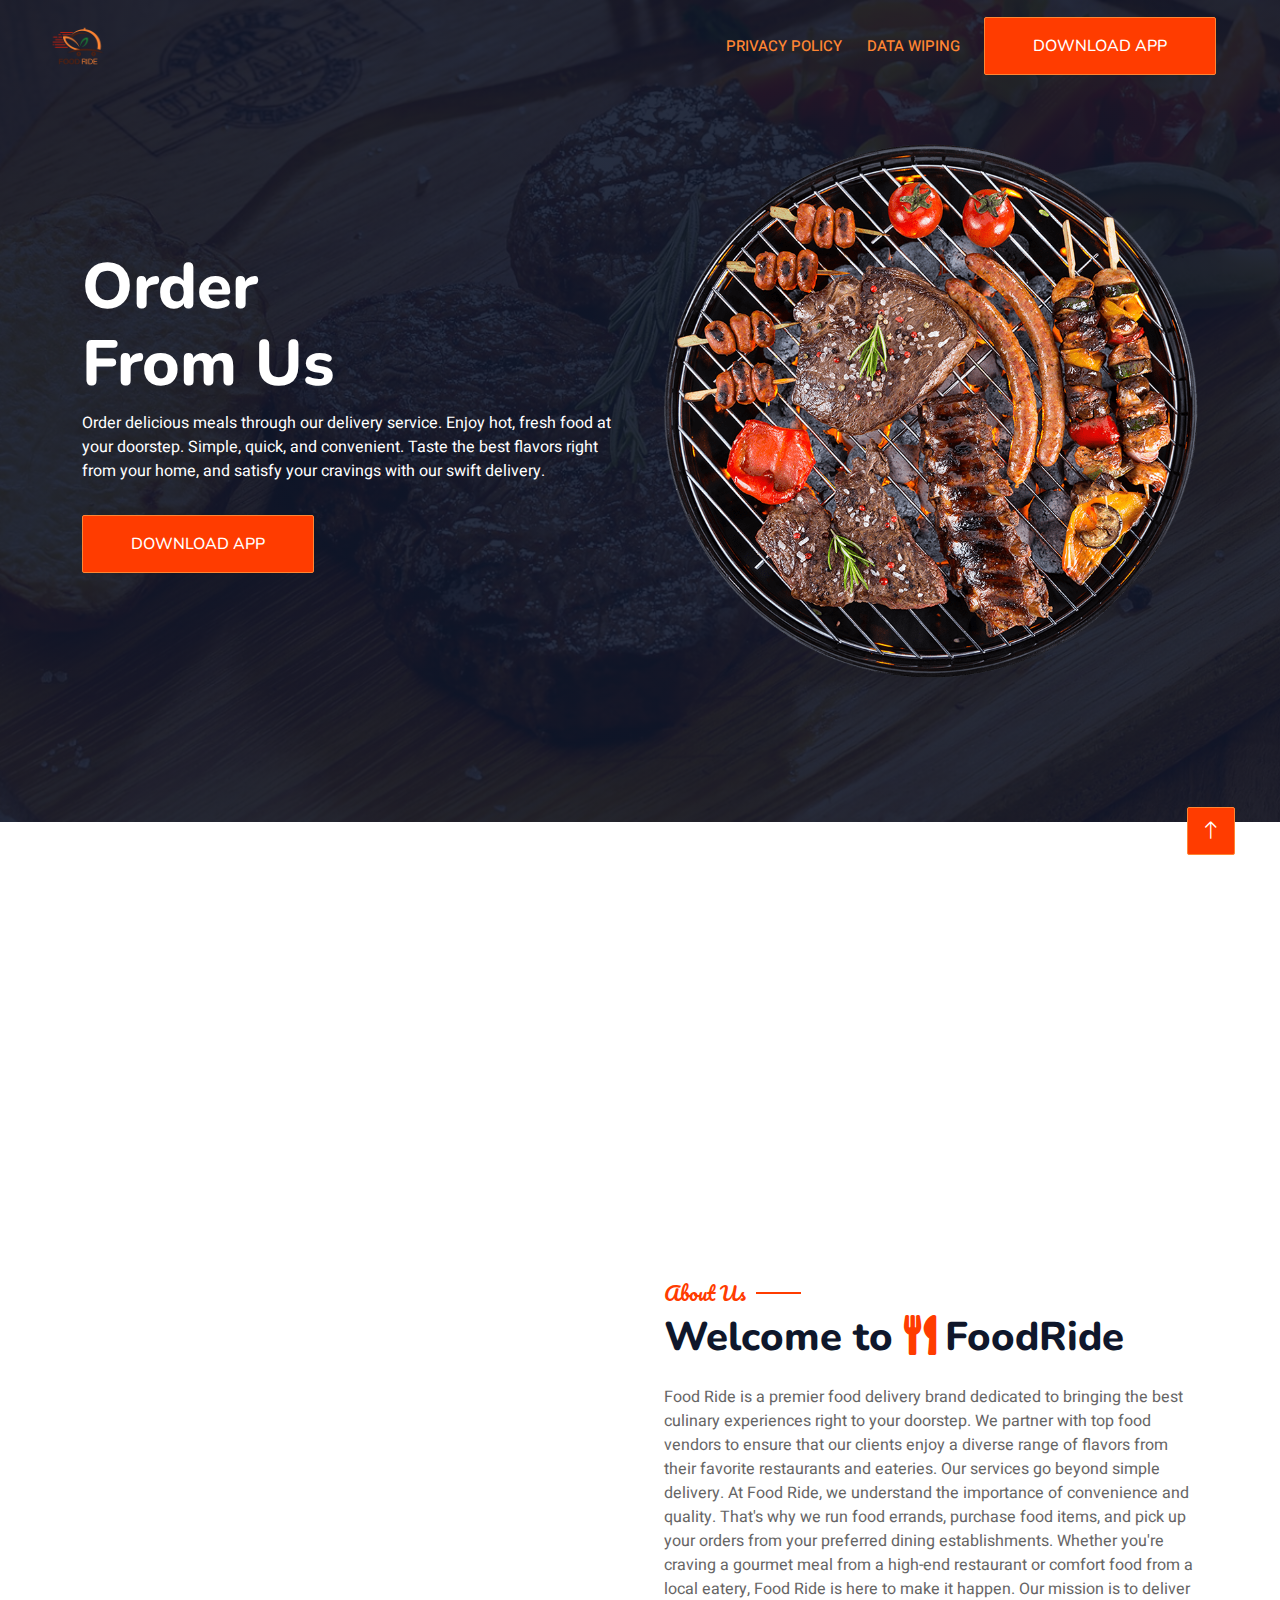
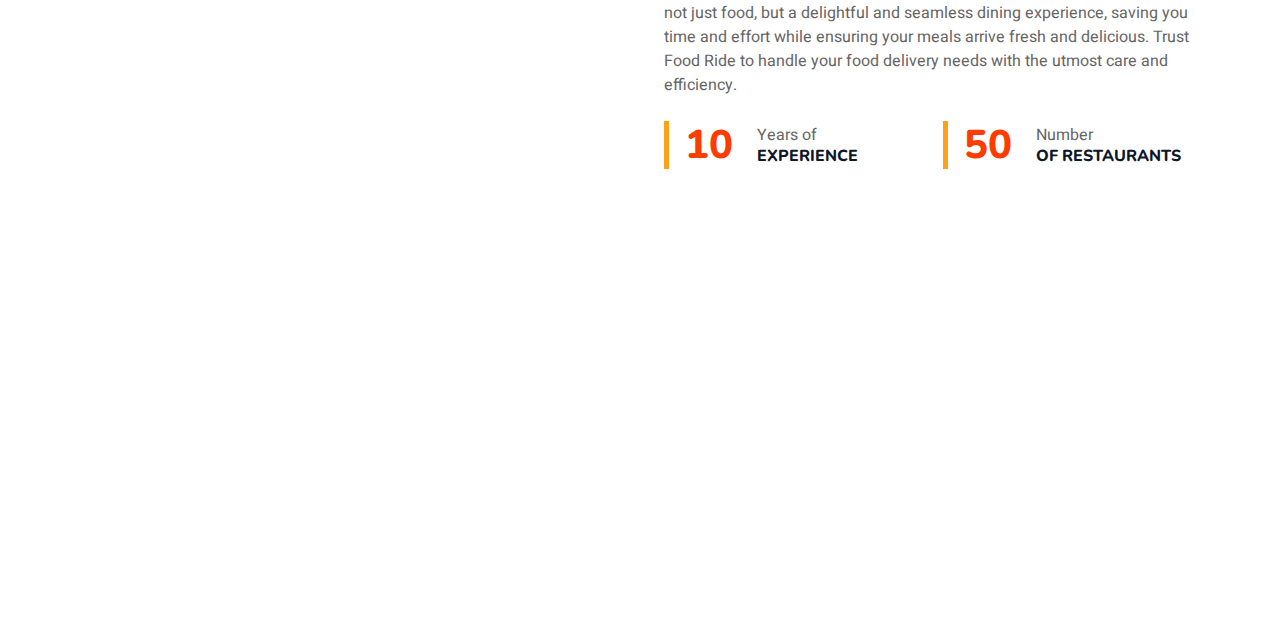
<file: index.html>
<!DOCTYPE html>
<html lang="en">

<head>
    <meta charset="utf-8">
    <title>Restoran - Bootstrap Restaurant Template</title>
    <meta content="width=device-width, initial-scale=1.0" name="viewport">
    <meta content="" name="keywords">
    <meta content="" name="description">

    <!-- Favicon -->
    <link href="img/favicon.ico" rel="icon">

    <!-- Google Web Fonts -->
    <link rel="preconnect" href="https://fonts.googleapis.com">
    <link rel="preconnect" href="https://fonts.gstatic.com" crossorigin>
    <link href="https://fonts.googleapis.com/css2?family=Heebo:wght@400;500;600&family=Nunito:wght@600;700;800&family=Pacifico&display=swap" rel="stylesheet">

    <!-- Icon Font Stylesheet -->
    <link href="https://cdnjs.cloudflare.com/ajax/libs/font-awesome/5.10.0/css/all.min.css" rel="stylesheet">
    <link href="https://cdn.jsdelivr.net/npm/bootstrap-icons@1.4.1/font/bootstrap-icons.css" rel="stylesheet">

    <!-- Libraries Stylesheet -->
    <link href="lib/animate/animate.min.css" rel="stylesheet">
    <link href="lib/owlcarousel/assets/owl.carousel.min.css" rel="stylesheet">
    <link href="lib/tempusdominus/css/tempusdominus-bootstrap-4.min.css" rel="stylesheet" />

    <!-- Customized Bootstrap Stylesheet -->
    <link href="css/bootstrap.min.css" rel="stylesheet">

    <!-- Template Stylesheet -->
    <link href="css/style.css" rel="stylesheet">
</head>

<body>
    <div class="container-xxl bg-white p-0">
        <!-- Spinner Start -->
        <div id="spinner" class="show bg-white position-fixed translate-middle w-100 vh-100 top-50 start-50 d-flex align-items-center justify-content-center">
            <div class="spinner-border text-primary" style="width: 3rem; height: 3rem;" role="status">
                <span class="sr-only">Loading...</span>
            </div>
        </div>
        <!-- Spinner End -->


        <!-- Navbar & Hero Start -->
        <div class="container-xxl position-relative p-0">
            <nav class="navbar navbar-expand-lg navbar-dark bg-dark px-4 px-lg-5 py-3 py-lg-0">
                <a href="" class="navbar-brand p-0">
                    <img src="img/haha.png" alt="Logo">
                </a>
                <button class="navbar-toggler" type="button" data-bs-toggle="collapse" data-bs-target="#navbarCollapse">
                    <span class="fa fa-bars"></span>
                </button>
                <div class="collapse navbar-collapse" id="navbarCollapse">
                        <div class="navbar-nav ms-auto py-0 pe-4">
                            <a href="about.html" class="nav-item nav-link">Privacy Policy</a>   
                            <a href="booking.html" class="nav-item nav-link">Data Wiping</a>              
                        </div> 
                    <a href="" class="btn btn-secondary py-sm-3 px-sm-5 me-3 animated slideInLeft" style="background-color:#ff3c00; border-color: #ff8533;">Download App</a>
                </div>
            </nav>

            <div class="container-xxl py-5 bg-dark hero-header mb-5">
                <div class="container my-5 py-5">
                    <div class="row align-items-center g-5">
                        <div class="col-lg-6 text-center text-lg-start">
                            <h1 class="display-3 text-white animated slideInLeft">Order<br> From Us</h1>
                            <p class="text-white animated slideInLeft mb-4 pb-2">Order delicious meals through our delivery service. Enjoy hot, fresh food at your doorstep. Simple, quick, and convenient. Taste the best flavors right from your home, and satisfy your cravings with our swift delivery.</p>
                            <a href="" class="btn btn-secondary py-sm-3 px-sm-5 me-3 animated slideInLeft" style="background-color:#ff3c00; border-color: #ff8533;">Download App</a>

                        </div>
                        <div class="col-lg-6 text-center text-lg-end overflow-hidden">
                            <img class="img-fluid" src="img/hero.png" alt="">
                        </div>
                    </div>
                </div>
            </div>
        </div>
        <!-- Navbar & Hero End -->


        <!-- Service Start -->
<div class="container-xxl py-5">
    <div class="container">
        <div class="row g-4">
            <div class="col-lg-3 col-sm-6 wow fadeInUp" data-wow-delay="0.1s">
                <div class="service-item rounded pt-3">
                    <div class="p-4">
                        <i class="fa fa-3x fa-user-tie mb-4" style="color: #ff3c00;"></i>
                        <h5 style="color: #ff3c00;">Nice Restaurants</h5>
                        <p style="color: #ff3c00;">Order From the wonderful and sweet restaurants around you</p>
                    </div>
                </div>
            </div>
            <div class="col-lg-3 col-sm-6 wow fadeInUp" data-wow-delay="0.3s">
                <div class="service-item rounded pt-3">
                    <div class="p-4">
                        <i class="fa fa-3x fa-utensils mb-4" style="color: #ff3c00;"></i>
                        <h5 style="color: #ff3c00;">Quality Food</h5>
                        <p style="color: #ff3c00;">Order the best and quality foods of your choice</p>
                    </div>
                </div>
            </div>
            <div class="col-lg-3 col-sm-6 wow fadeInUp" data-wow-delay="0.5s">
                <div class="service-item rounded pt-3">
                    <div class="p-4">
                        <i class="fa fa-3x fa-cart-plus mb-4" style="color: #ff3c00;"></i>
                        <h5 style="color: #ff3c00;">Online Order</h5>
                        <p style="color: #ff3c00;">Order Using our plartform, its easier and faster</p>
                    </div>
                </div>
            </div>
            <div class="col-lg-3 col-sm-6 wow fadeInUp" data-wow-delay="0.7s">
                <div class="service-item rounded pt-3">
                    <div class="p-4">
                        <i class="fa fa-3x fa-headset mb-4" style="color: #ff3c00;"></i>
                        <h5 style="color: #ff3c00;">24/7 Service</h5>
                        <p style="color: #ff3c00;">We are always available to take your orders</p>
                    </div>
                </div>
            </div>
        </div>
    </div>
</div>
<!-- Service End -->



        <!-- About Start -->
        <div class="container-xxl py-5">
            <div class="container">
                <div class="row g-5 align-items-center">
                    <div class="col-lg-6">
                        <div class="row g-3">
                            <div class="col-6 text-start">
                                <img class="img-fluid rounded w-100 wow zoomIn" data-wow-delay="0.1s" src="img/about-1.jpg">
                            </div>
                            <div class="col-6 text-start">
                                <img class="img-fluid rounded w-75 wow zoomIn" data-wow-delay="0.3s" src="img/about-2.jpg" style="margin-top: 25%;">
                            </div>
                            <div class="col-6 text-end">
                                <img class="img-fluid rounded w-75 wow zoomIn" data-wow-delay="0.5s" src="img/about-3.jpg">
                            </div>
                            <div class="col-6 text-end">
                                <img class="img-fluid rounded w-100 wow zoomIn" data-wow-delay="0.7s" src="img/about-4.jpg">
                            </div>
                        </div>
                    </div>
                    <div class="col-lg-6">
                        <h5 class="section-title ff-secondary text-start  fw-normal" style="color:#ff3c00; border-color: #ff8533;">About Us</h5>
                        <h1 class="mb-4">Welcome to <i class="fa fa-utensils  me-2"  style="color:#ff3c00; border-color: #ff8533;"></i>FoodRide</h1>
                        <p class="mb-4">Food Ride is a premier food delivery brand dedicated to bringing the best culinary experiences right to your doorstep. We partner with top food vendors to ensure that our clients enjoy a diverse range of flavors from their favorite restaurants and eateries.
                            
                            Our services go beyond simple delivery. At Food Ride, we understand the importance of convenience and quality. That's why we run food errands, purchase food items, and pick up your orders from your preferred dining establishments. Whether you're craving a gourmet meal from a high-end restaurant or comfort food from a local eatery, Food Ride is here to make it happen.
                            
                            Our mission is to deliver not just food, but a delightful and seamless dining experience, saving you time and effort while ensuring your meals arrive fresh and delicious. Trust Food Ride to handle your food delivery needs with the utmost care and efficiency.</p>
                       
                        <div class="row g-4 mb-4">
                            <div class="col-sm-6">
                                <div class="d-flex align-items-center border-start border-5 border-primary px-3">
                                    <h1 class="flex-shrink-0  mb-0" data-toggle="counter-up" style="color:#ff3c00; border-color: #ff8533;">10</h1>
                                    <div class="ps-4">
                                        <p class="mb-0">Years of</p>
                                        <h6 class="text-uppercase mb-0">Experience</h6>
                                    </div>
                                </div>
                            </div>
                            <div class="col-sm-6">
                                <div class="d-flex align-items-center border-start border-5 border-primary px-3">
                                    <h1 class="flex-shrink-0  mb-0" data-toggle="counter-up" style="color:#ff3c00; border-color: #ff8533;">50</h1>
                                    <div class="ps-4">
                                        <p class="mb-0">Number</p>
                                        <h6 class="text-uppercase mb-0">Of Restaurants</h6>
                                    </div>
                                </div>
                            </div>
                        </div>
                       
                    </div>
                </div>
            </div>
        </div>
        <!-- About End -->


       



        

        <!-- Footer Start -->
        <div class="container-fluid bg-dark text-light footer pt-5 mt-5 wow fadeIn" data-wow-delay="0.1s">
            <div class="container py-5">
                <div class="row g-5">
                    <div class="col-lg-3 col-md-6">
                        <h5 class="section-title ff-secondary text-start  fw-normal" style="color:#ff3c00; border-color: #ff8533;">
                            Contact
                        </h5>    
                        <p class="mb-2"><i class="fa fa-map-marker-alt me-3"></i>Umudike Umuahia</p>
                        <p class="mb-2"><i class="fa fa-phone-alt me-3"></i>+234 9152358248</p>
                        <p class="mb-2"><i class="fa fa-envelope me-3"></i>contact.foodride@gmail.com</p>
                        <div class="d-flex pt-2">
                            <a class="btn btn-outline-light btn-social" href="https://www.instagram.com/foodride001"><i class="fab fa-instagram"></i></a>
                            <a class="btn btn-outline-light btn-social" href="https://www.facebook.com/foodride001"><i class="fab fa-facebook-f"></i></a>
                        </div>
                    </div>
                    <div class="col-lg-3 col-md-6">
                        <h5 class="section-title ff-secondary text-start  fw-normal" style="color:#ff3c00; border-color: #ff8533;">
                            Opening
                        </h5>    
                        <h5 class="text-light fw-normal">Monday - Saturday</h5>
                        <p>09AM - 09PM</p>
                        <h5 class="text-light fw-normal">Sunday</h5>
                        <p>10AM - 08PM</p>
                    </div>
                </div>
            </div>

        </div>
        <!-- Footer End -->


        <!-- Back to Top -->
        <a href="#" class="btn btn-lg btn-primary btn-lg-square back-to-top"  style="background-color:#ff3c00; border-color: #ff8533;"><i class="bi bi-arrow-up"></i></a>
    </div>

    <!-- JavaScript Libraries -->
    <script src="https://code.jquery.com/jquery-3.4.1.min.js"></script>
    <script src="https://cdn.jsdelivr.net/npm/bootstrap@5.0.0/dist/js/bootstrap.bundle.min.js"></script>
    <script src="lib/wow/wow.min.js"></script>
    <script src="lib/easing/easing.min.js"></script>
    <script src="lib/waypoints/waypoints.min.js"></script>
    <script src="lib/counterup/counterup.min.js"></script>
    <script src="lib/owlcarousel/owl.carousel.min.js"></script>
    <script src="lib/tempusdominus/js/moment.min.js"></script>
    <script src="lib/tempusdominus/js/moment-timezone.min.js"></script>
    <script src="lib/tempusdominus/js/tempusdominus-bootstrap-4.min.js"></script>

    <!-- Template Javascript -->
    <script src="js/main.js"></script>
</body>

</html>
</file>
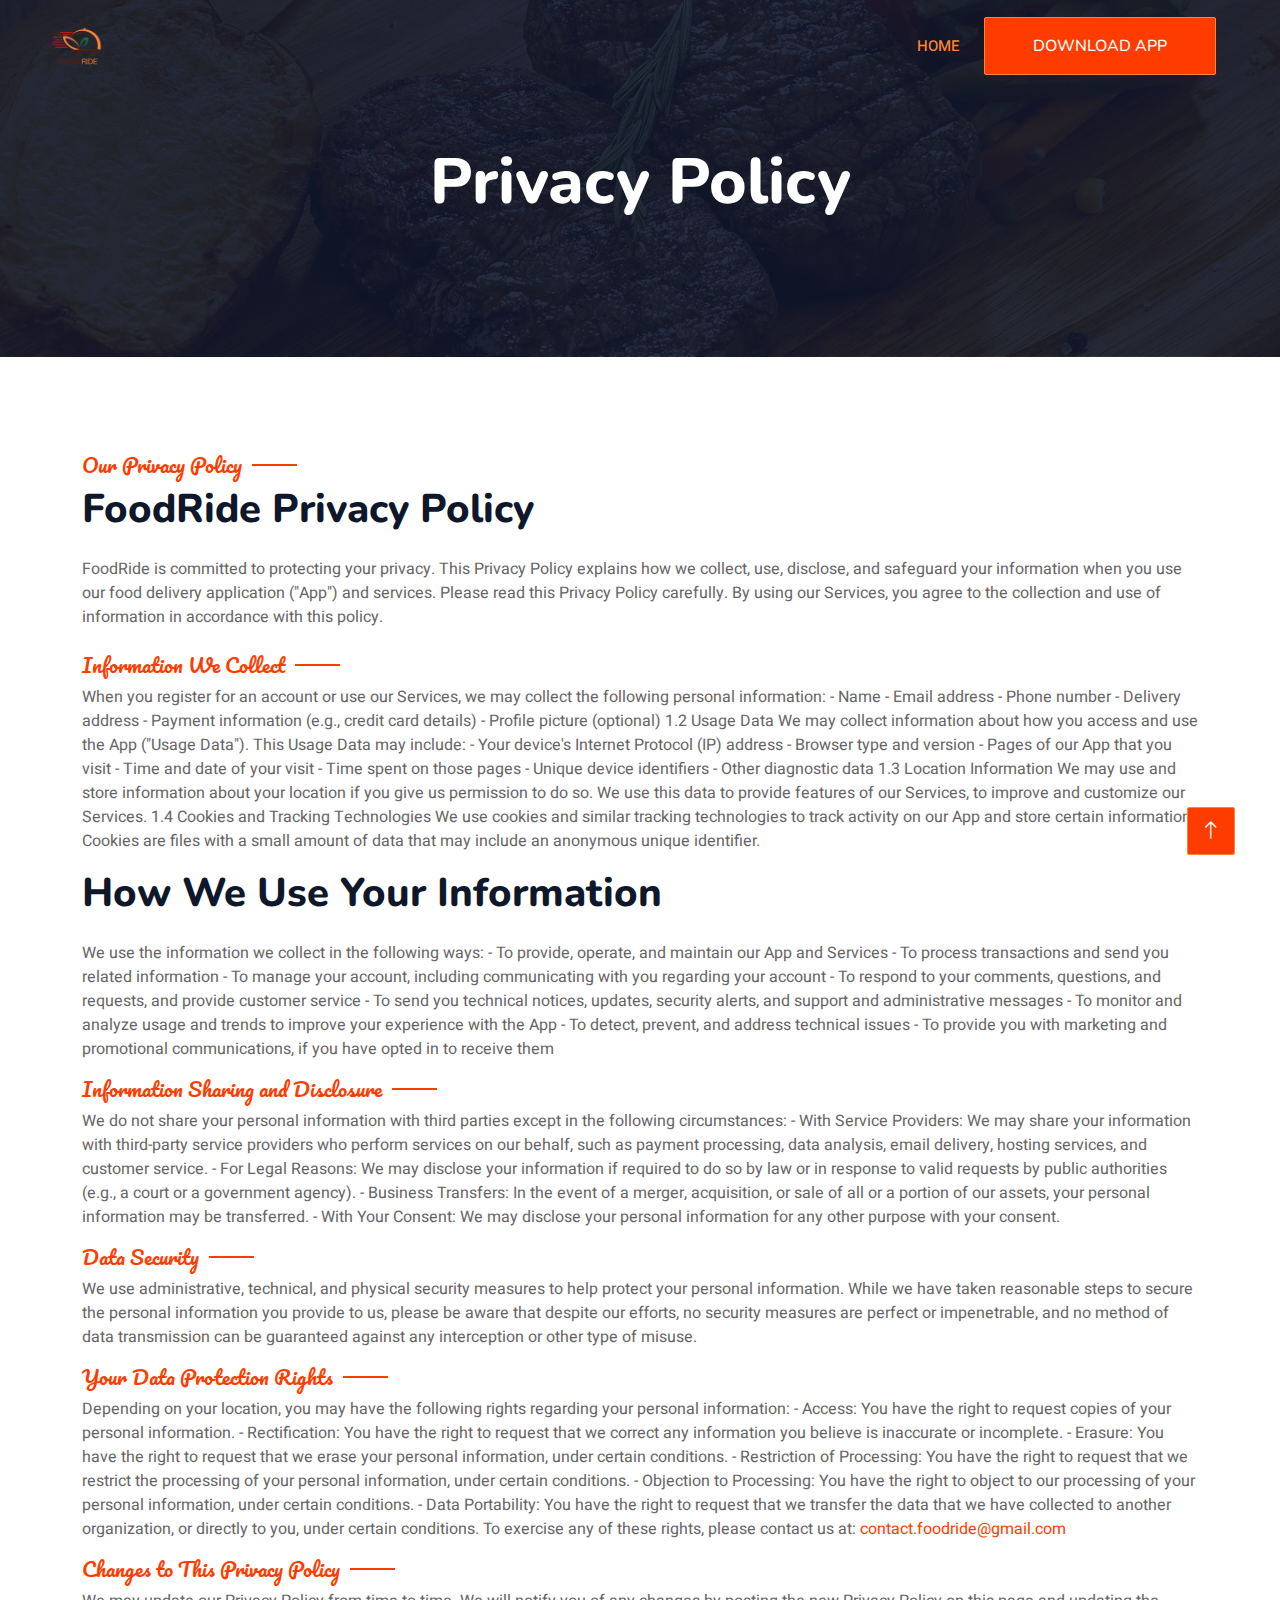
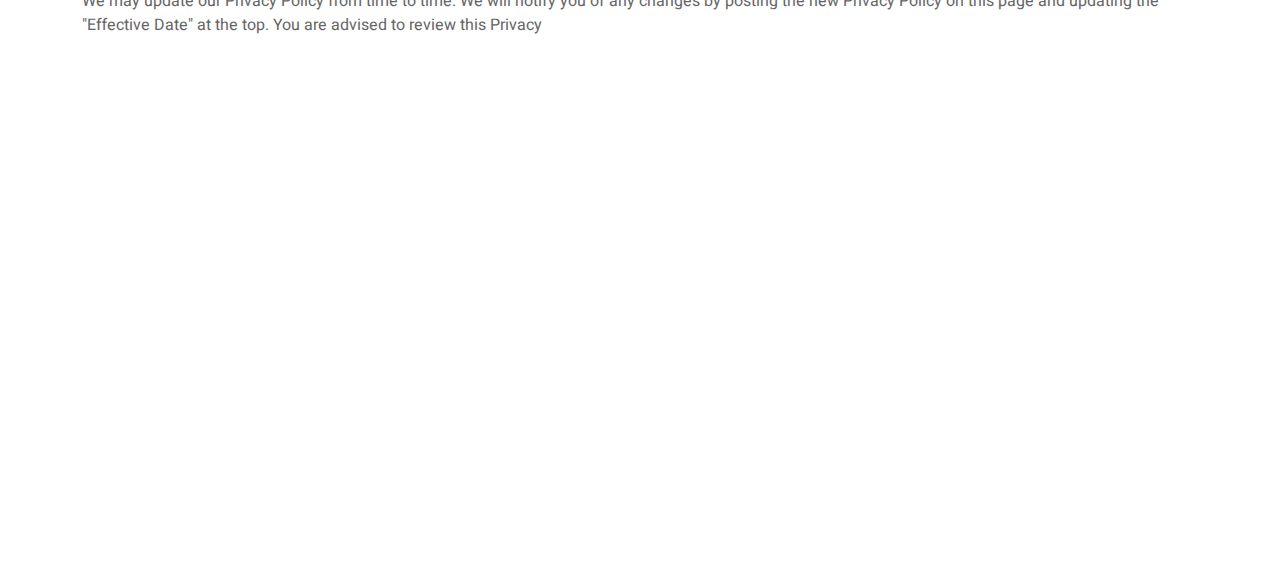
<file: about.html>
<!DOCTYPE html>
<html lang="en">

<head>
    <meta charset="utf-8">
    <title>Restoran - Bootstrap Restaurant Template</title>
    <meta content="width=device-width, initial-scale=1.0" name="viewport">
    <meta content="" name="keywords">
    <meta content="" name="description">

    <!-- Favicon -->
    <link href="img/favicon.ico" rel="icon">

    <!-- Google Web Fonts -->
    <link rel="preconnect" href="https://fonts.googleapis.com">
    <link rel="preconnect" href="https://fonts.gstatic.com" crossorigin>
    <link href="https://fonts.googleapis.com/css2?family=Heebo:wght@400;500;600&family=Nunito:wght@600;700;800&family=Pacifico&display=swap" rel="stylesheet">

    <!-- Icon Font Stylesheet -->
    <link href="https://cdnjs.cloudflare.com/ajax/libs/font-awesome/5.10.0/css/all.min.css" rel="stylesheet">
    <link href="https://cdn.jsdelivr.net/npm/bootstrap-icons@1.4.1/font/bootstrap-icons.css" rel="stylesheet">

    <!-- Libraries Stylesheet -->
    <link href="lib/animate/animate.min.css" rel="stylesheet">
    <link href="lib/owlcarousel/assets/owl.carousel.min.css" rel="stylesheet">
    <link href="lib/tempusdominus/css/tempusdominus-bootstrap-4.min.css" rel="stylesheet" />

    <!-- Customized Bootstrap Stylesheet -->
    <link href="css/bootstrap.min.css" rel="stylesheet">

    <!-- Template Stylesheet -->
    <link href="css/style.css" rel="stylesheet">
</head>

<body>
    <div class="container-xxl bg-white p-0">
        <!-- Spinner Start -->
        <div id="spinner" class="show bg-white position-fixed translate-middle w-100 vh-100 top-50 start-50 d-flex align-items-center justify-content-center">
            <div class="spinner-border text-primary" style="width: 3rem; height: 3rem;" role="status">
                <span class="sr-only">Loading...</span>
            </div>
        </div>
        <!-- Spinner End -->


        <!-- Navbar & Hero Start -->
        <div class="container-xxl position-relative p-0">
            <nav class="navbar navbar-expand-lg navbar-dark bg-dark px-4 px-lg-5 py-3 py-lg-0">
                <a href="" class="navbar-brand p-0">
                    <img src="img/haha.png" alt="Logo">
                </a>
                <button class="navbar-toggler" type="button" data-bs-toggle="collapse" data-bs-target="#navbarCollapse">
                    <span class="fa fa-bars"></span>
                </button>
                <div class="collapse navbar-collapse" id="navbarCollapse">
                    <div class="navbar-nav ms-auto py-0 pe-4">
                        <a href="index.html" class="nav-item nav-link">Home</a>              
                    </div>
                    <a href="" class="btn btn-secondary py-sm-3 px-sm-5 me-3 animated slideInLeft" style="background-color:#ff3c00; border-color: #ff8533;">Download App</a>
                </div>
            </nav>

            <div class="container-xxl py-5 bg-dark hero-header mb-5">
                <div class="container text-center my-5 pt-5 pb-4">
                    <h1 class="display-3 text-white mb-3 animated slideInDown">Privacy Policy</h1>
                </div>
            </div>
        </div>
        <!-- Navbar & Hero End -->


        <!-- About Start -->
        <div class="container-xxl py-5">
            <div class="container">
                <div class="row g-5 align-items-center">
                    <div class="col-lg-12">
                        <h5 class="section-title ff-secondary text-start  fw-normal" style="color:#ff3c00; border-color: #ff8533;">
                            Our Privacy Policy
                        </h5>
                        
                        <h1 class="mb-4">FoodRide Privacy Policy</h1>
                        <p class="mb-4">FoodRide  is committed to protecting your privacy. This Privacy Policy explains how we collect, use, disclose, and safeguard your information when you use our food delivery application ("App") and services. Please read this Privacy Policy carefully. By using our Services, you agree to the collection and use of information in accordance with this policy.</p>
                        <h5 class="section-title ff-secondary text-start  fw-normal" style="color:#ff3c00; border-color: #ff8533;">
                            Information We Collect
                        </h5>
                        <p>When you register for an account or use our Services, we may collect the following personal information:
                            - Name
                            - Email address
                            - Phone number
                            - Delivery address
                            - Payment information (e.g., credit card details)
                            - Profile picture (optional)
                            1.2 Usage Data
                            We may collect information about how you access and use the App ("Usage Data"). This Usage Data may include:
                            - Your device's Internet Protocol (IP) address
                            - Browser type and version
                            - Pages of our App that you visit
                            - Time and date of your visit
                            - Time spent on those pages
                            - Unique device identifiers
                            - Other diagnostic data
                            1.3 Location Information
                            We may use and store information about your location if you give us permission to do so. We use this data to provide features of our Services, to improve and customize our Services.
                            1.4 Cookies and Tracking Technologies
                            We use cookies and similar tracking technologies to track activity on our App and store certain information. Cookies are files with a small amount of data that may include an anonymous unique identifier.</p>
                       
                        <h1 class="mb-4">How We Use Your Information</h1>
                        <p>We use the information we collect in the following ways:
                            - To provide, operate, and maintain our App and Services
                            - To process transactions and send you related information
                            - To manage your account, including communicating with you regarding your account
                            - To respond to your comments, questions, and requests, and provide customer service
                            - To send you technical notices, updates, security alerts, and support and administrative messages
                            - To monitor and analyze usage and trends to improve your experience with the App
                            - To detect, prevent, and address technical issues
                            - To provide you with marketing and promotional communications, if you have opted in to receive them</p>
                            <h5 class="section-title ff-secondary text-start  fw-normal" style="color:#ff3c00; border-color: #ff8533;">
                                Information Sharing and Disclosure
                            </h5>
                            <p>We do not share your personal information with third parties except in the following circumstances:
                                - With Service Providers: We may share your information with third-party service providers who perform services on our behalf, such as payment processing, data analysis, email delivery, hosting services, and customer service.
                                - For Legal Reasons: We may disclose your information if required to do so by law or in response to valid requests by public authorities (e.g., a court or a government agency).
                                - Business Transfers: In the event of a merger, acquisition, or sale of all or a portion of our assets, your personal information may be transferred.
                                - With Your Consent: We may disclose your personal information for any other purpose with your consent.
                                </p>
                                <h5 class="section-title ff-secondary text-start  fw-normal" style="color:#ff3c00; border-color: #ff8533;">
                                    Data Security
                                </h5>
                                <p>We use administrative, technical, and physical security measures to help protect your personal information. While we have taken reasonable steps to secure the personal information you provide to us, please be aware that despite our efforts, no security measures are perfect or impenetrable, and no method of data transmission can be guaranteed against any interception or other type of misuse.
                                </p>
                                <h5 class="section-title ff-secondary text-start  fw-normal" style="color:#ff3c00; border-color: #ff8533;">
                                    Your Data Protection Rights
                                </h5>
                                <p>Depending on your location, you may have the following rights regarding your personal information:
                                    - Access: You have the right to request copies of your personal information.
                                    - Rectification: You have the right to request that we correct any information you believe is inaccurate or incomplete.
                                    - Erasure: You have the right to request that we erase your personal information, under certain conditions.
                                    - Restriction of Processing: You have the right to request that we restrict the processing of your personal information, under certain conditions.
                                    - Objection to Processing: You have the right to object to our processing of your personal information, under certain conditions.
                                    - Data Portability: You have the right to request that we transfer the data that we have collected to another organization, or directly to you, under certain conditions.
                                    
                                    To exercise any of these rights, please contact us at: <a style="color:#ff3c00; border-color: #ff8533;">contact.foodride@gmail.com<a/></p>
                                        <h5 class="section-title ff-secondary text-start  fw-normal" style="color:#ff3c00; border-color: #ff8533;">
                                            Changes to This Privacy Policy
                                        </h5>    
                                        <p>We may update our Privacy Policy from time to time. We will notify you of any changes by posting the new Privacy Policy on this page and updating the "Effective Date" at the top. You are advised to review this Privacy</p>

                    </div>
                </div>
            </div>
        </div>
        <!-- About End -->


    
        

        <!-- Footer Start -->
        <div class="container-fluid bg-dark text-light footer pt-5 mt-5 wow fadeIn" data-wow-delay="0.1s">
            <div class="container py-5">
                <div class="row g-5">
                    <div class="col-lg-3 col-md-6">
                        <h5 class="section-title ff-secondary text-start  fw-normal" style="color:#ff3c00; border-color: #ff8533;">
                            Contact
                        </h5>    
                        <p class="mb-2"><i class="fa fa-map-marker-alt me-3"></i>Umudike Umuahia</p>
                        <p class="mb-2"><i class="fa fa-phone-alt me-3"></i>+234 9152358248</p>
                        <p class="mb-2"><i class="fa fa-envelope me-3"></i>contact.foodride@gmail.com</p>
                        <div class="d-flex pt-2">
                            <a class="btn btn-outline-light btn-social" href="https://www.instagram.com/foodride001"><i class="fab fa-instagram"></i></a>
                            <a class="btn btn-outline-light btn-social" href="https://www.facebook.com/foodride001"><i class="fab fa-facebook-f"></i></a>
                        </div>
                    </div>
                    <div class="col-lg-3 col-md-6">
                        <h5 class="section-title ff-secondary text-start  fw-normal" style="color:#ff3c00; border-color: #ff8533;">
                            Opening
                        </h5>    
                        <h5 class="text-light fw-normal">Monday - Saturday</h5>
                        <p>09AM - 09PM</p>
                        <h5 class="text-light fw-normal">Sunday</h5>
                        <p>10AM - 08PM</p>
                    </div>
                </div>
            </div>

        </div>
        <!-- Footer End -->



        <!-- Back to Top -->
        <a href="#" class="btn btn-lg btn-primary btn-lg-square back-to-top"  style="background-color:#ff3c00; border-color: #ff8533;"><i class="bi bi-arrow-up"></i></a>
    </div>

    <!-- JavaScript Libraries -->
    <script src="https://code.jquery.com/jquery-3.4.1.min.js"></script>
    <script src="https://cdn.jsdelivr.net/npm/bootstrap@5.0.0/dist/js/bootstrap.bundle.min.js"></script>
    <script src="lib/wow/wow.min.js"></script>
    <script src="lib/easing/easing.min.js"></script>
    <script src="lib/waypoints/waypoints.min.js"></script>
    <script src="lib/counterup/counterup.min.js"></script>
    <script src="lib/owlcarousel/owl.carousel.min.js"></script>
    <script src="lib/tempusdominus/js/moment.min.js"></script>
    <script src="lib/tempusdominus/js/moment-timezone.min.js"></script>
    <script src="lib/tempusdominus/js/tempusdominus-bootstrap-4.min.js"></script>

    <!-- Template Javascript -->
    <script src="js/main.js"></script>
</body>

</html>
</file>
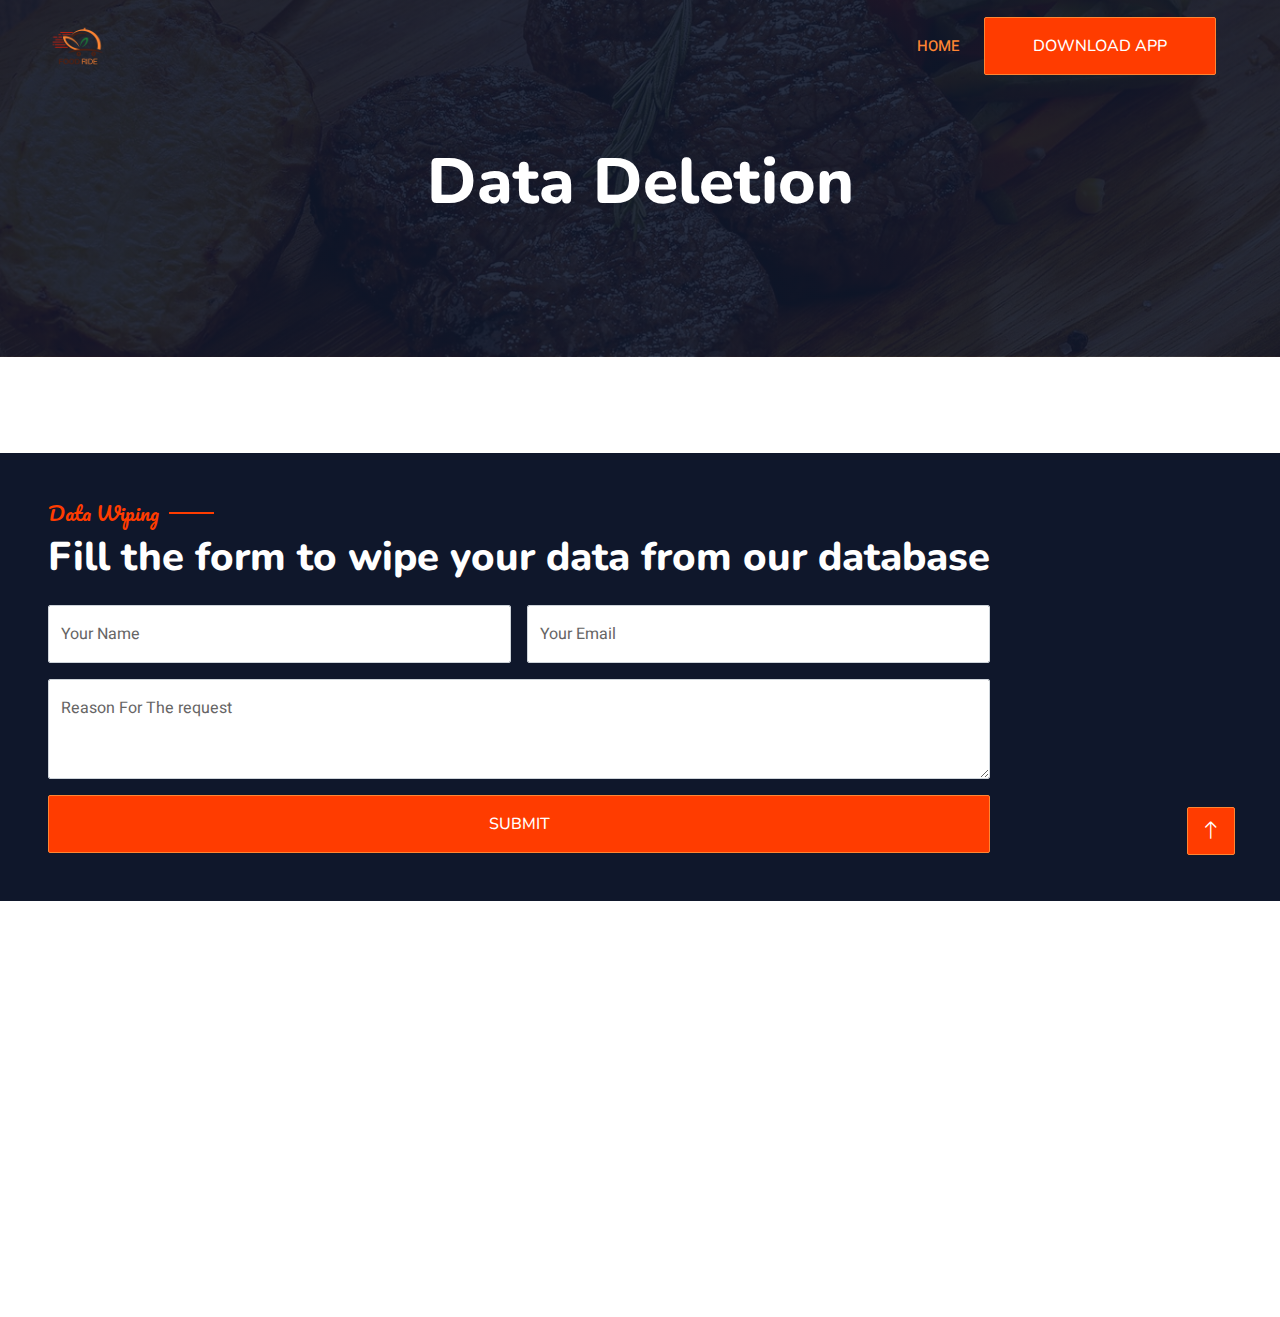
<file: booking.html>
<!DOCTYPE html>
<html lang="en">

<head>
    <meta charset="utf-8">
    <title>Restoran - Bootstrap Restaurant Template</title>
    <meta content="width=device-width, initial-scale=1.0" name="viewport">
    <meta content="" name="keywords">
    <meta content="" name="description">

    <!-- Favicon -->
    <link href="img/favicon.ico" rel="icon">

    <!-- Google Web Fonts -->
    <link rel="preconnect" href="https://fonts.googleapis.com">
    <link rel="preconnect" href="https://fonts.gstatic.com" crossorigin>
    <link href="https://fonts.googleapis.com/css2?family=Heebo:wght@400;500;600&family=Nunito:wght@600;700;800&family=Pacifico&display=swap" rel="stylesheet">

    <!-- Icon Font Stylesheet -->
    <link href="https://cdnjs.cloudflare.com/ajax/libs/font-awesome/5.10.0/css/all.min.css" rel="stylesheet">
    <link href="https://cdn.jsdelivr.net/npm/bootstrap-icons@1.4.1/font/bootstrap-icons.css" rel="stylesheet">

    <!-- Libraries Stylesheet -->
    <link href="lib/animate/animate.min.css" rel="stylesheet">
    <link href="lib/owlcarousel/assets/owl.carousel.min.css" rel="stylesheet">
    <link href="lib/tempusdominus/css/tempusdominus-bootstrap-4.min.css" rel="stylesheet" />

    <!-- Customized Bootstrap Stylesheet -->
    <link href="css/bootstrap.min.css" rel="stylesheet">

    <!-- Template Stylesheet -->
    <link href="css/style.css" rel="stylesheet">
</head>

<body>
    <div class="container-xxl bg-white p-0">
        <!-- Spinner Start -->
        <div id="spinner" class="show bg-white position-fixed translate-middle w-100 vh-100 top-50 start-50 d-flex align-items-center justify-content-center">
            <div class="spinner-border text-primary" style="width: 3rem; height: 3rem;" role="status">
                <span class="sr-only">Loading...</span>
            </div>
        </div>
        <!-- Spinner End -->


        <!-- Navbar & Hero Start -->
        <div class="container-xxl position-relative p-0">
            <nav class="navbar navbar-expand-lg navbar-dark bg-dark px-4 px-lg-5 py-3 py-lg-0">
                <a href="" class="navbar-brand p-0">
                    <img src="img/haha.png" alt="Logo">
                </a>
                <button class="navbar-toggler" type="button" data-bs-toggle="collapse" data-bs-target="#navbarCollapse">
                    <span class="fa fa-bars"></span>
                </button>
                <div class="collapse navbar-collapse" id="navbarCollapse">
                    <div class="navbar-nav ms-auto py-0 pe-4">
                        <a href="index.html" class="nav-item nav-link">Home</a>              
                    </div>
                    <a href="" class="btn btn-secondary py-sm-3 px-sm-5 me-3 animated slideInLeft" style="background-color:#ff3c00; border-color: #ff8533;">Download App</a>
                </div>
            </nav>

            <div class="container-xxl py-5 bg-dark hero-header mb-5">
                <div class="container text-center my-5 pt-5 pb-4">
                    <h1 class="display-3 text-white mb-3 animated slideInDown">Data Deletion</h1>
                </div>
            </div>
        </div>
        <!-- Navbar & Hero End -->


        <!-- Reservation Start -->
        <div class="container-xxl py-5 px-0 wow fadeInUp" data-wow-delay="0.1s">
            <div class="row g-0">
                <div class="col-md-12 bg-dark d-flex align-items-center">
                    <div class="p-5 wow fadeInUp" data-wow-delay="0.2s">
                        <h5 class="section-title ff-secondary text-start  fw-normal" style="color:#ff3c00; border-color: #ff8533;">
                            Data Wiping
                        </h5>
                        
                        <h1 class="text-white mb-4">Fill the form to wipe your data from our database</h1>
                        <form>
                            <div class="row g-3">
                                <div class="col-md-6">
                                    <div class="form-floating">
                                        <input type="text" class="form-control" id="name" placeholder="Your Name">
                                        <label for="name">Your Name</label>
                                    </div>
                                </div>
                                <div class="col-md-6">
                                    <div class="form-floating">
                                        <input type="email" class="form-control" id="email" placeholder="Your Email">
                                        <label for="email">Your Email</label>
                                    </div>
                                </div>
                
                
                                <div class="col-12">
                                    <div class="form-floating">
                                        <textarea class="form-control" placeholder="Special Request" id="message" style="height: 100px"></textarea>
                                        <label for="message">Reason For The request</label>
                                    </div>
                                </div>
                                <div class="col-12">
                                    <button class="btn btn-primary w-100 py-3" style="background-color:#ff3c00; border-color: #ff8533;" type="submit">Submit</button>
                                </div>
                            </div>
                        </form>
                    </div>
                </div>
            </div>
        </div>

        

        <!-- Footer Start -->
        <div class="container-fluid bg-dark text-light footer pt-5 mt-5 wow fadeIn" data-wow-delay="0.1s">
            <div class="container py-5">
                <div class="row g-5">
                    <div class="col-lg-3 col-md-6">
                        <h5 class="section-title ff-secondary text-start  fw-normal" style="color:#ff3c00; border-color: #ff8533;">
                            Contact
                        </h5>    
                        <p class="mb-2"><i class="fa fa-map-marker-alt me-3"></i>Umudike Umuahia</p>
                        <p class="mb-2"><i class="fa fa-phone-alt me-3"></i>+234 9152358248</p>
                        <p class="mb-2"><i class="fa fa-envelope me-3"></i>contact.foodride@gmail.com</p>
                        <div class="d-flex pt-2">
                            <a class="btn btn-outline-light btn-social" href="https://www.instagram.com/foodride001"><i class="fab fa-instagram"></i></a>
                            <a class="btn btn-outline-light btn-social" href="https://www.facebook.com/foodride001"><i class="fab fa-facebook-f"></i></a>
                        </div>
                    </div>
                    <div class="col-lg-3 col-md-6">
                        <h5 class="section-title ff-secondary text-start  fw-normal" style="color:#ff3c00; border-color: #ff8533;">
                            Opening
                        </h5>    
                        <h5 class="text-light fw-normal">Monday - Saturday</h5>
                        <p>09AM - 09PM</p>
                        <h5 class="text-light fw-normal">Sunday</h5>
                        <p>10AM - 08PM</p>
                    </div>
                </div>
            </div>

        </div>
        <!-- Footer End -->


        <!-- Back to Top -->
        <a href="#" class="btn btn-lg btn-primary btn-lg-square back-to-top"  style="background-color:#ff3c00; border-color: #ff8533;"><i class="bi bi-arrow-up"></i></a>
    </div>

    <!-- JavaScript Libraries -->
    <script src="https://code.jquery.com/jquery-3.4.1.min.js"></script>
    <script src="https://cdn.jsdelivr.net/npm/bootstrap@5.0.0/dist/js/bootstrap.bundle.min.js"></script>
    <script src="lib/wow/wow.min.js"></script>
    <script src="lib/easing/easing.min.js"></script>
    <script src="lib/waypoints/waypoints.min.js"></script>
    <script src="lib/counterup/counterup.min.js"></script>
    <script src="lib/owlcarousel/owl.carousel.min.js"></script>
    <script src="lib/tempusdominus/js/moment.min.js"></script>
    <script src="lib/tempusdominus/js/moment-timezone.min.js"></script>
    <script src="lib/tempusdominus/js/tempusdominus-bootstrap-4.min.js"></script>

    <!-- Template Javascript -->
    <script src="js/main.js"></script>
</body>

</html>
</file>
<file: css/style.css>
/********** Template CSS **********/
:root {
    --primary: #ff3c00;
    --light: #ff8533;
    --dark: #fff;
}

.ff-secondary {
    font-family: 'Pacifico', cursive;
}

.fw-medium {
    font-weight: 600 !important;
}

.fw-semi-bold {
    font-weight: 700 !important;
}

.back-to-top {
    position: fixed;
    display: none;
    right: 45px;
    bottom: 45px;
    z-index: 99;
}


/*** Spinner ***/
#spinner {
    opacity: 0;
    visibility: hidden;
    transition: opacity .5s ease-out, visibility 0s linear .5s;
    z-index: 99999;
}

#spinner.show {
    transition: opacity .5s ease-out, visibility 0s linear 0s;
    visibility: visible;
    opacity: 1;
}


/*** Button ***/
.btn {
    font-family: 'Nunito', sans-serif;
    font-weight: 500;
    text-transform: uppercase;
    transition: .5s;
}

.btn.btn-primary,
.btn.btn-secondary {
    color: #FFFFFF;
}

.btn-square {
    width: 38px;
    height: 38px;
}

.btn-sm-square {
    width: 32px;
    height: 32px;
}

.btn-lg-square {
    width: 48px;
    height: 48px;
}

.btn-square,
.btn-sm-square,
.btn-lg-square {
    padding: 0;
    display: flex;
    align-items: center;
    justify-content: center;
    font-weight: normal;
    border-radius: 2px;
}


/*** Navbar ***/
.navbar-dark .navbar-nav .nav-link {
    position: relative;
    margin-left: 25px;
    padding: 35px 0;
    font-size: 15px;
    color: var(--light) !important;
    text-transform: uppercase;
    font-weight: 500;
    outline: none;
    transition: .5s;
}

.sticky-top.navbar-dark .navbar-nav .nav-link {
    padding: 20px 0;
}

.navbar-dark .navbar-nav .nav-link:hover,
.navbar-dark .navbar-nav .nav-link.active {
    color: var(--primary) !important;
}

.navbar-dark .navbar-brand img {
    max-height: 60px;
    transition: .5s;
}

.sticky-top.navbar-dark .navbar-brand img {
    max-height: 45px;
}

@media (max-width: 991.98px) {
    .sticky-top.navbar-dark {
        position: relative;
    }

    .navbar-dark .navbar-collapse {
        margin-top: 15px;
        border-top: 1px solid rgba(255, 255, 255, .1)
    }

    .navbar-dark .navbar-nav .nav-link,
    .sticky-top.navbar-dark .navbar-nav .nav-link {
        padding: 10px 0;
        margin-left: 0;
    }

    .navbar-dark .navbar-brand img {
        max-height: 45px;
    }
}

@media (min-width: 992px) {
    .navbar-dark {
        position: absolute;
        width: 100%;
        top: 0;
        left: 0;
        z-index: 999;
        background: transparent !important;
    }
    
    .sticky-top.navbar-dark {
        position: fixed;
        background: var(--dark) !important;
    }
}


/*** Hero Header ***/
.hero-header {
    background: linear-gradient(rgba(15, 23, 43, .9), rgba(15, 23, 43, .9)), url(../img/bg-hero.jpg);
    background-position: center center;
    background-repeat: no-repeat;
    background-size: cover;
}

.hero-header img {
    animation: imgRotate 50s linear infinite;
}

@keyframes imgRotate { 
    100% { 
        transform: rotate(360deg); 
    } 
}

.breadcrumb-item + .breadcrumb-item::before {
    color: rgba(255, 255, 255, .5);
}


/*** Section Title ***/
.section-title {
    position: relative;
    display: inline-block;
}

.section-title::before {
    position: absolute;
    content: "";
    width: 45px;
    height: 2px;
    top: 50%;
    left: -55px;
    margin-top: -1px;
    background: var(--primary);
}

.section-title::after {
    position: absolute;
    content: "";
    width: 45px;
    height: 2px;
    top: 50%;
    right: -55px;
    margin-top: -1px;
    background: var(--primary);
}

.section-title.text-start::before,
.section-title.text-end::after {
    display: none;
}


/*** Service ***/
.service-item {
    box-shadow: 0 0 45px rgba(0, 0, 0, .08);
    transition: .5s;
}

.service-item:hover {
    background: var(--primary);
}

.service-item * {
    transition: .5s;
}

.service-item:hover * {
    color: var(--light) !important;
}


/*** Food Menu ***/
.nav-pills .nav-item .active {
    border-bottom: 2px solid var(--primary);
}


/*** Youtube Video ***/
.video {
    position: relative;
    height: 100%;
    min-height: 500px;
    background: linear-gradient(rgba(15, 23, 43, .1), rgba(15, 23, 43, .1)), url(../img/video.jpg);
    background-position: center center;
    background-repeat: no-repeat;
    background-size: cover;
}

.video .btn-play {
    position: absolute;
    z-index: 3;
    top: 50%;
    left: 50%;
    transform: translateX(-50%) translateY(-50%);
    box-sizing: content-box;
    display: block;
    width: 32px;
    height: 44px;
    border-radius: 50%;
    border: none;
    outline: none;
    padding: 18px 20px 18px 28px;
}

.video .btn-play:before {
    content: "";
    position: absolute;
    z-index: 0;
    left: 50%;
    top: 50%;
    transform: translateX(-50%) translateY(-50%);
    display: block;
    width: 100px;
    height: 100px;
    background: var(--primary);
    border-radius: 50%;
    animation: pulse-border 1500ms ease-out infinite;
}

.video .btn-play:after {
    content: "";
    position: absolute;
    z-index: 1;
    left: 50%;
    top: 50%;
    transform: translateX(-50%) translateY(-50%);
    display: block;
    width: 100px;
    height: 100px;
    background: var(--primary);
    border-radius: 50%;
    transition: all 200ms;
}

.video .btn-play img {
    position: relative;
    z-index: 3;
    max-width: 100%;
    width: auto;
    height: auto;
}

.video .btn-play span {
    display: block;
    position: relative;
    z-index: 3;
    width: 0;
    height: 0;
    border-left: 32px solid var(--dark);
    border-top: 22px solid transparent;
    border-bottom: 22px solid transparent;
}

@keyframes pulse-border {
    0% {
        transform: translateX(-50%) translateY(-50%) translateZ(0) scale(1);
        opacity: 1;
    }

    100% {
        transform: translateX(-50%) translateY(-50%) translateZ(0) scale(1.5);
        opacity: 0;
    }
}

#videoModal {
    z-index: 99999;
}

#videoModal .modal-dialog {
    position: relative;
    max-width: 800px;
    margin: 60px auto 0 auto;
}

#videoModal .modal-body {
    position: relative;
    padding: 0px;
}

#videoModal .close {
    position: absolute;
    width: 30px;
    height: 30px;
    right: 0px;
    top: -30px;
    z-index: 999;
    font-size: 30px;
    font-weight: normal;
    color: #FFFFFF;
    background: #000000;
    opacity: 1;
}


/*** Team ***/
.team-item {
    box-shadow: 0 0 45px rgba(0, 0, 0, .08);
    height: calc(100% - 38px);
    transition: .5s;
}

.team-item img {
    transition: .5s;
}

.team-item:hover img {
    transform: scale(1.1);
}

.team-item:hover {
    height: 100%;
}

.team-item .btn {
    border-radius: 38px 38px 0 0;
}


/*** Testimonial ***/
.testimonial-carousel .owl-item .testimonial-item,
.testimonial-carousel .owl-item.center .testimonial-item * {
    transition: .5s;
}

.testimonial-carousel .owl-item.center .testimonial-item {
    background: var(--primary) !important;
    border-color: var(--primary) !important;
}

.testimonial-carousel .owl-item.center .testimonial-item * {
    color: var(--light) !important;
}

.testimonial-carousel .owl-dots {
    margin-top: 24px;
    display: flex;
    align-items: flex-end;
    justify-content: center;
}

.testimonial-carousel .owl-dot {
    position: relative;
    display: inline-block;
    margin: 0 5px;
    width: 15px;
    height: 15px;
    border: 1px solid #CCCCCC;
    border-radius: 15px;
    transition: .5s;
}

.testimonial-carousel .owl-dot.active {
    background: var(--primary);
    border-color: var(--primary);
}


/*** Footer ***/
.footer .btn.btn-social {
    margin-right: 5px;
    width: 35px;
    height: 35px;
    display: flex;
    align-items: center;
    justify-content: center;
    color: var(--light);
    border: 1px solid #FFFFFF;
    border-radius: 35px;
    transition: .3s;
}

.footer .btn.btn-social:hover {
    color: var(--primary);
}

.footer .btn.btn-link {
    display: block;
    margin-bottom: 5px;
    padding: 0;
    text-align: left;
    color: #FFFFFF;
    font-size: 15px;
    font-weight: normal;
    text-transform: capitalize;
    transition: .3s;
}

.footer .btn.btn-link::before {
    position: relative;
    content: "\f105";
    font-family: "Font Awesome 5 Free";
    font-weight: 900;
    margin-right: 10px;
}

.footer .btn.btn-link:hover {
    letter-spacing: 1px;
    box-shadow: none;
}

.footer .copyright {
    padding: 25px 0;
    font-size: 15px;
    border-top: 1px solid rgba(256, 256, 256, .1);
}

.footer .copyright a {
    color: var(--light);
}

.footer .footer-menu a {
    margin-right: 15px;
    padding-right: 15px;
    border-right: 1px solid rgba(255, 255, 255, .1);
}

.footer .footer-menu a:last-child {
    margin-right: 0;
    padding-right: 0;
    border-right: none;
}
</file>
